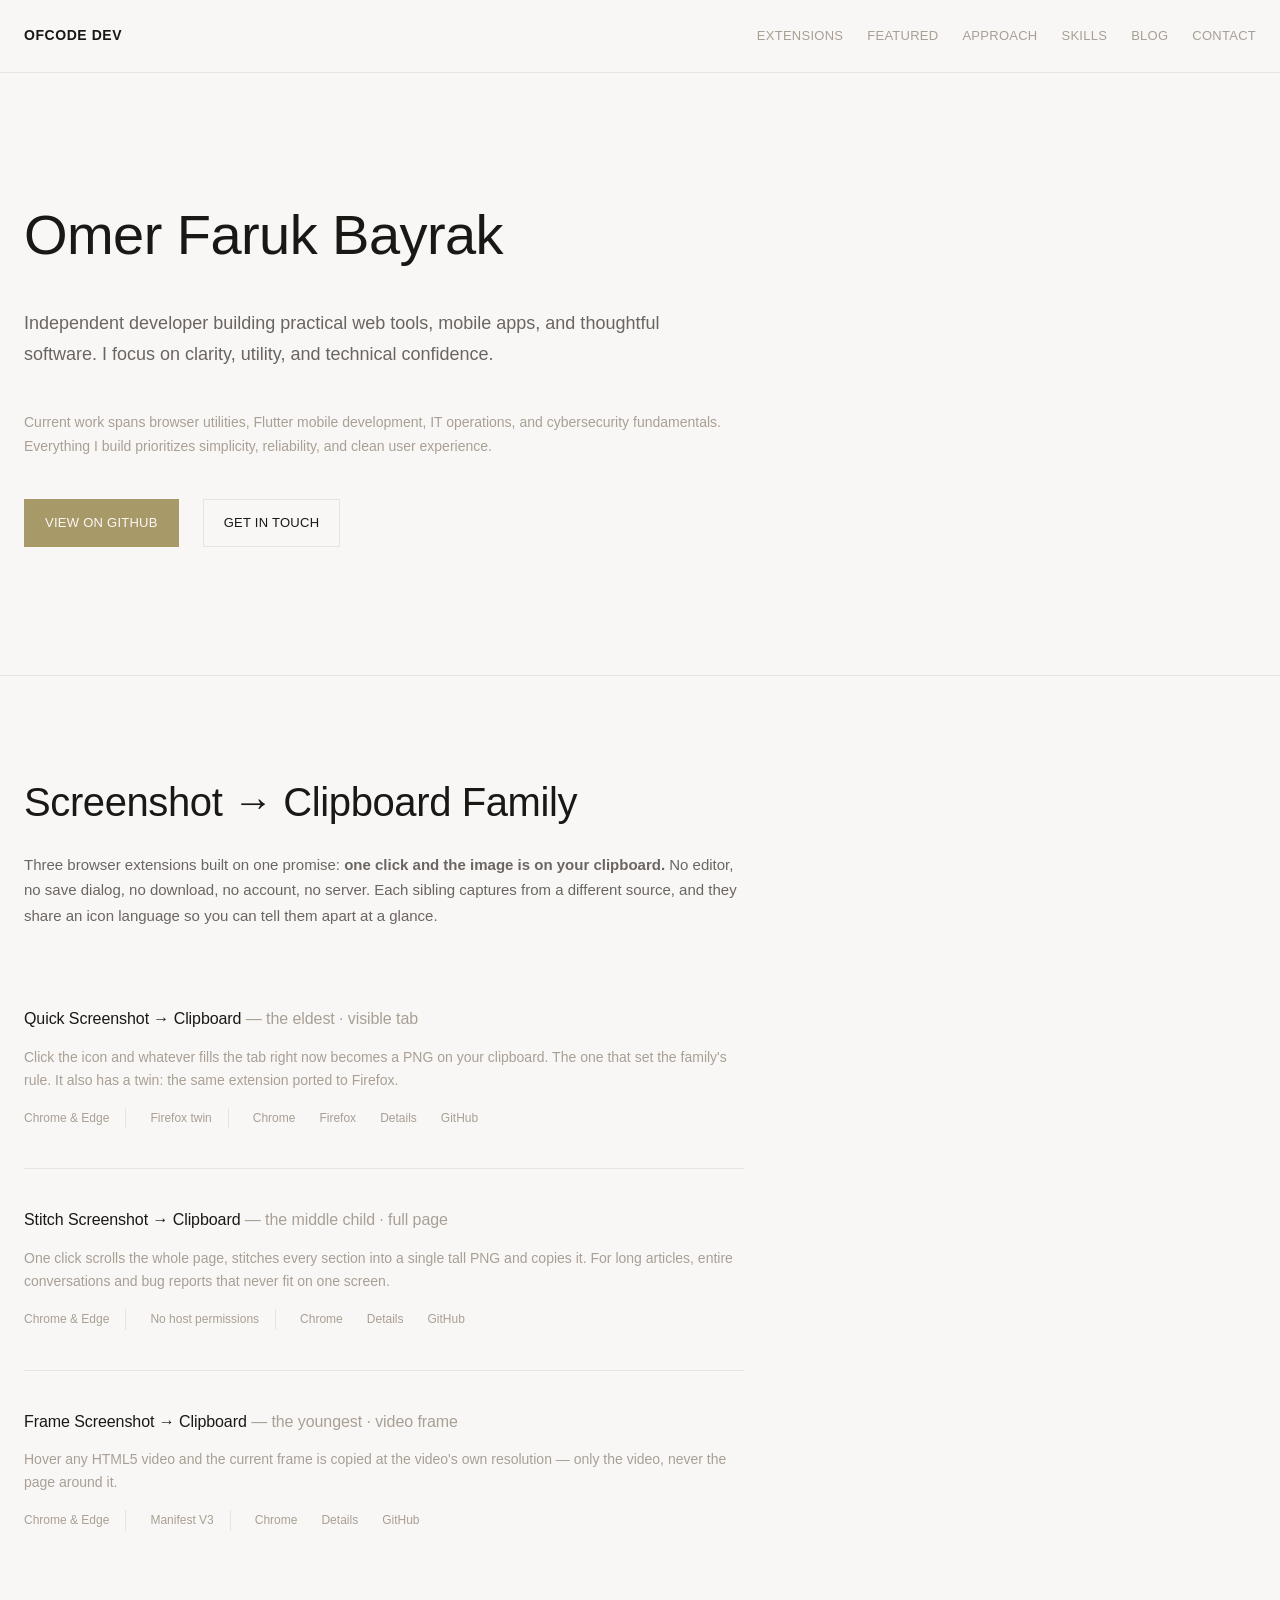
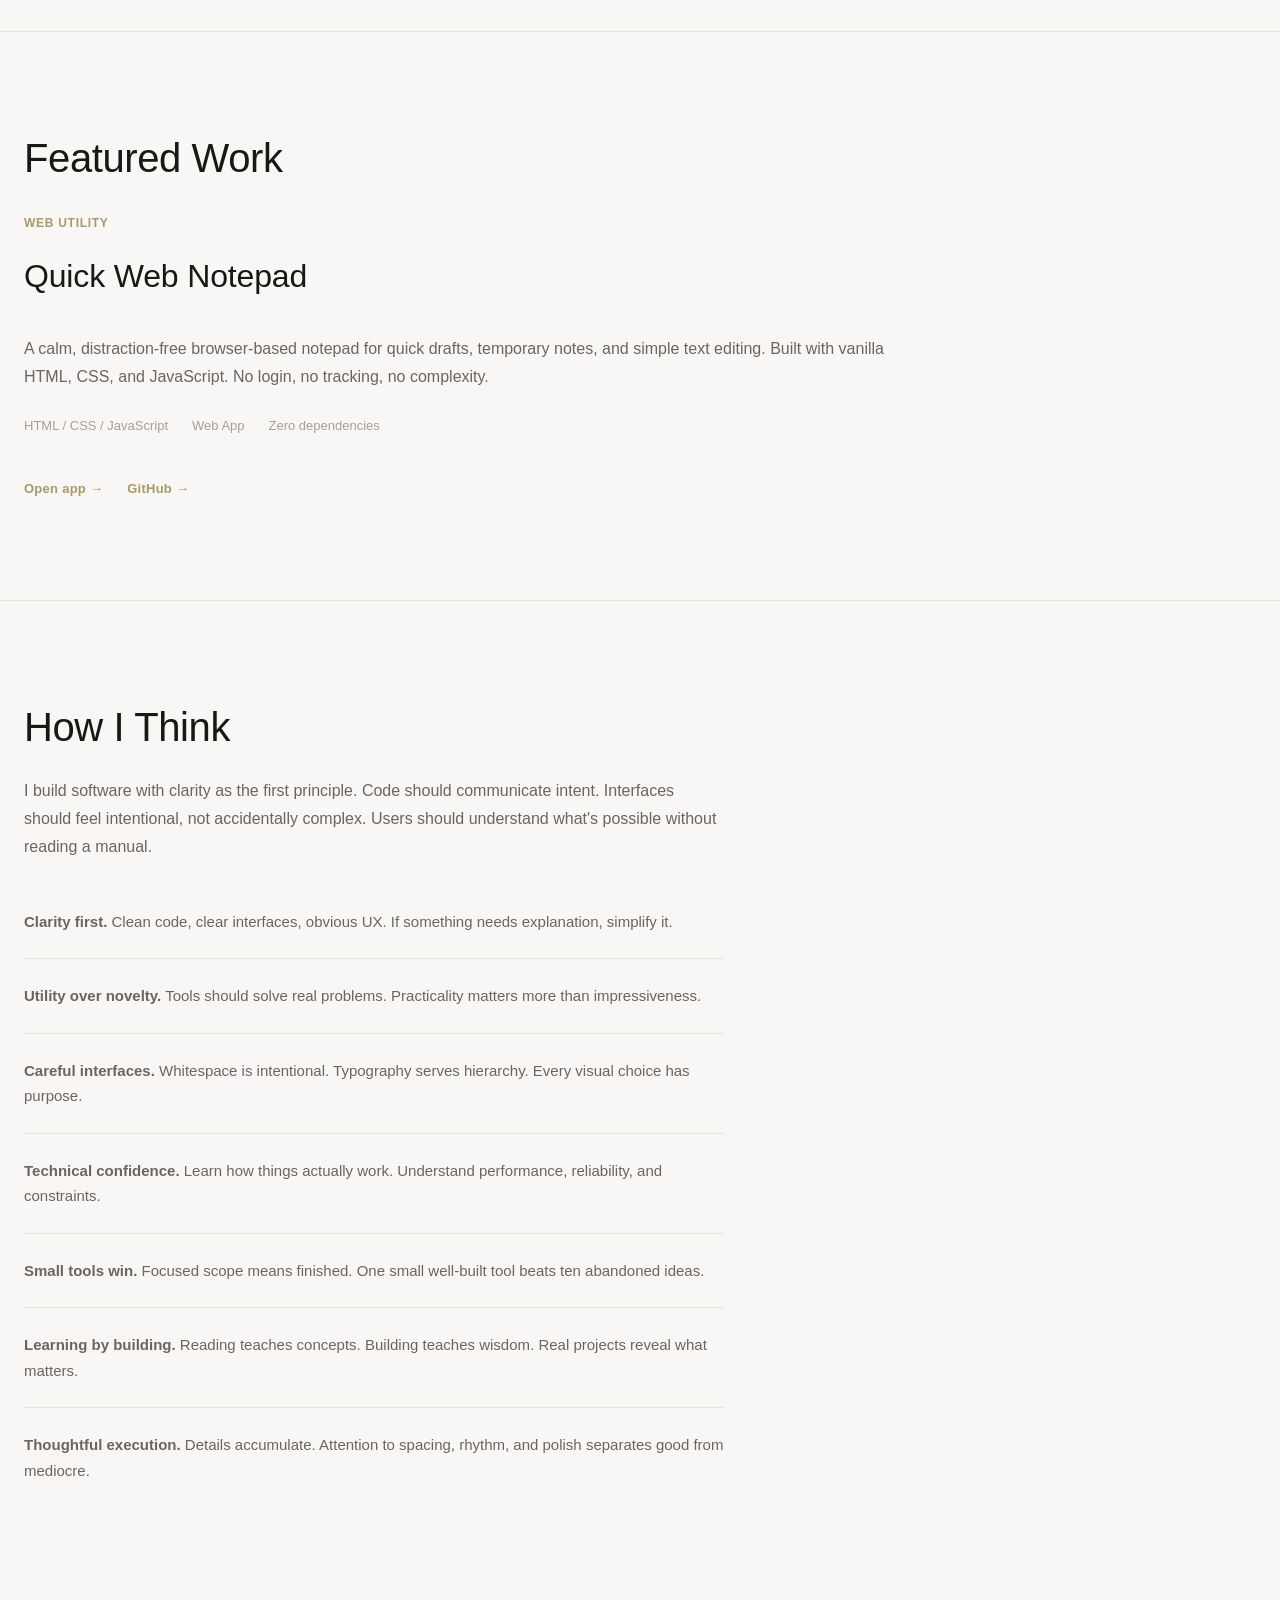
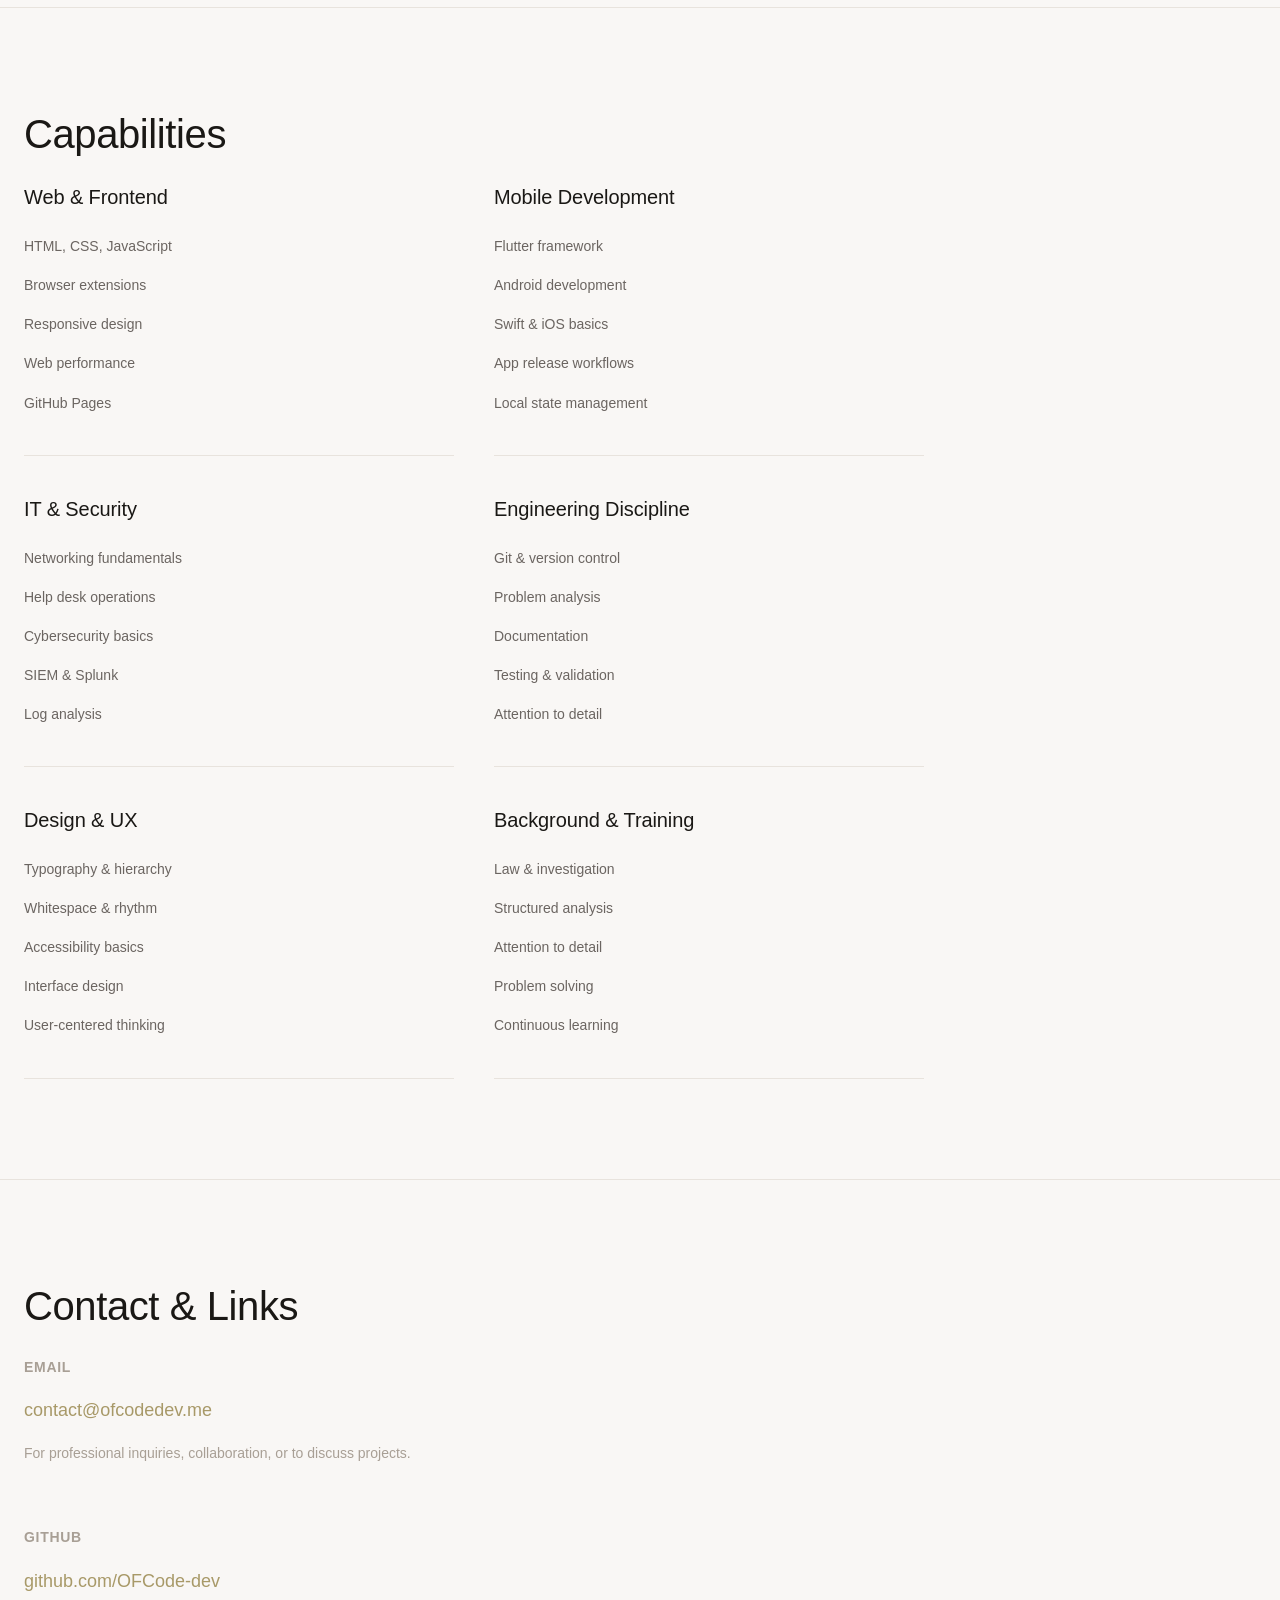
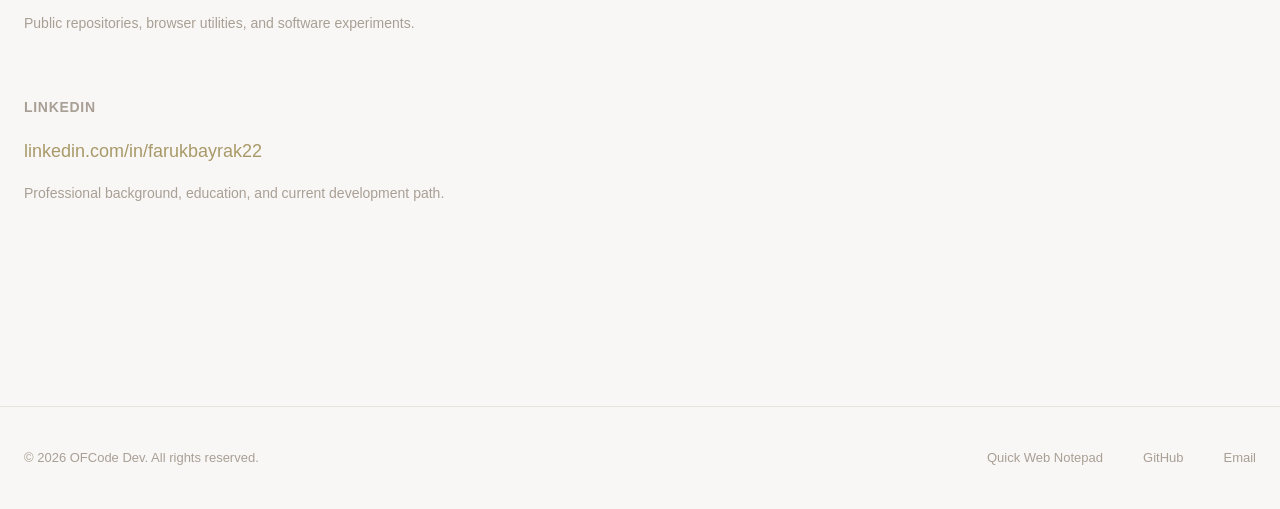
<file: index.html>
<!doctype html>
<html lang="en">
<head>
  <meta charset="utf-8" />
  <meta name="viewport" content="width=device-width, initial-scale=1" />
  <title>OFCode Dev | Omer Faruk Bayrak</title>
  <meta
    name="description"
    content="Omer Faruk Bayrak. Independent developer building practical web tools, mobile apps, and thoughtful software."
  />

  <style>
    :root {
      --bg: #f9f7f5;
      --bg-elevated: #ffffff;
      --text: #1a1815;
      --text-secondary: #6b6561;
      --text-tertiary: #a89f95;
      --border: #e8e3dd;
      --accent: #a89968;
      --space-xs: 8px;
      --space-sm: 16px;
      --space-md: 24px;
      --space-lg: 40px;
      --space-xl: 60px;
      --space-xxl: 100px;
    }

    * {
      box-sizing: border-box;
    }

    html {
      scroll-behavior: smooth;
      -webkit-text-size-adjust: 100%;
      text-size-adjust: 100%;
    }

    body {
      margin: 0;
      min-height: 100vh;
      font-family: Inter, -apple-system, BlinkMacSystemFont, "Segoe UI", sans-serif;
      background-color: var(--bg);
      color: var(--text);
      line-height: 1.7;
      font-size: 16px;
      font-weight: 400;
    }

    a {
      color: inherit;
      text-decoration: none;
    }

    a:focus-visible {
      outline: 2px solid var(--accent);
      outline-offset: 3px;
    }

    h1, h2, h3, h4, p {
      margin: 0;
    }

    h1 {
      font-size: clamp(40px, 7vw, 56px);
      line-height: 1.2;
      font-weight: 500;
      letter-spacing: -0.01em;
      margin-bottom: var(--space-md);
    }

    h2 {
      font-size: clamp(28px, 5vw, 40px);
      line-height: 1.3;
      font-weight: 500;
      letter-spacing: -0.01em;
      margin-bottom: var(--space-md);
    }

    h3 {
      font-size: 20px;
      line-height: 1.35;
      font-weight: 500;
      letter-spacing: -0.005em;
      margin-bottom: var(--space-sm);
    }

    p {
      margin-bottom: var(--space-md);
      color: var(--text-secondary);
      line-height: 1.75;
    }

    p:last-child {
      margin-bottom: 0;
    }

    .container {
      width: 100%;
      max-width: 1400px;
      margin: 0 auto;
      padding-left: var(--space-md);
      padding-right: var(--space-md);
    }

    header {
      position: sticky;
      top: 0;
      background-color: var(--bg);
      border-bottom: 1px solid var(--border);
      z-index: 50;
    }

    .nav {
      display: flex;
      align-items: center;
      justify-content: space-between;
      min-height: 64px;
      padding: var(--space-md) 0;
    }

    .brand {
      font-size: 14px;
      font-weight: 600;
      letter-spacing: 0.04em;
      text-transform: uppercase;
    }

    .nav-links {
      display: flex;
      gap: var(--space-md);
      font-size: 13px;
      font-weight: 500;
      letter-spacing: 0.02em;
      text-transform: uppercase;
    }

    .nav-links a {
      color: var(--text-tertiary);
      transition: color 200ms ease;
    }

    .nav-links a:hover {
      color: var(--accent);
    }

    main {
      padding-bottom: var(--space-xxl);
    }

    section {
      padding: var(--space-xxl) 0;
      border-bottom: 1px solid var(--border);
    }

    section:last-of-type {
      border-bottom: none;
    }

    /* Hero */
    .hero {
      padding: clamp(60px, 10vw, 140px) 0;
    }

    .hero-content {
      max-width: 700px;
    }

    .hero h1 {
      margin-bottom: var(--space-lg);
      color: var(--text);
    }

    .hero-subtitle {
      font-size: 18px;
      line-height: 1.75;
      margin-bottom: var(--space-lg);
      color: var(--text-secondary);
    }

    .hero-meta {
      font-size: 14px;
      color: var(--text-tertiary);
      line-height: 1.7;
      margin-bottom: var(--space-lg);
    }

    .hero-cta {
      display: flex;
      gap: var(--space-md);
      flex-wrap: wrap;
    }

    .btn {
      display: inline-block;
      padding: 12px 20px;
      border: 1px solid var(--border);
      background-color: var(--bg);
      color: var(--text);
      font-size: 13px;
      font-weight: 500;
      letter-spacing: 0.02em;
      text-transform: uppercase;
      transition: all 200ms ease;
      cursor: pointer;
    }

    .btn:hover {
      border-color: var(--accent);
      color: var(--accent);
    }

    .btn.primary {
      background-color: var(--accent);
      border-color: var(--accent);
      color: var(--bg);
    }

    .btn.primary:hover {
      background-color: #9d8a5a;
      border-color: #9d8a5a;
    }

    /* Featured Work */
    .featured {
      max-width: 900px;
    }

    .featured-item {
      margin-bottom: var(--space-xxl);
      padding-bottom: var(--space-xxl);
      border-bottom: 1px solid var(--border);
    }

    .featured-item:last-child {
      border-bottom: none;
      padding-bottom: 0;
      margin-bottom: 0;
    }

    .featured-label {
      display: inline-block;
      font-size: 12px;
      font-weight: 600;
      letter-spacing: 0.06em;
      text-transform: uppercase;
      color: var(--accent);
      margin-bottom: var(--space-md);
    }

    .featured-title {
      font-size: 32px;
      line-height: 1.2;
      font-weight: 500;
      margin-bottom: var(--space-lg);
      color: var(--text);
    }

    .featured-description {
      font-size: 16px;
      line-height: 1.75;
      margin-bottom: var(--space-md);
      color: var(--text-secondary);
    }

    .featured-meta {
      display: flex;
      gap: var(--space-md);
      flex-wrap: wrap;
      margin-bottom: var(--space-lg);
      font-size: 13px;
      color: var(--text-tertiary);
      font-weight: 500;
    }

    .featured-links {
      display: flex;
      gap: var(--space-md);
    }

    .featured-links a {
      font-size: 13px;
      font-weight: 600;
      letter-spacing: 0.02em;
      color: var(--accent);
      transition: opacity 200ms ease;
    }

    .featured-links a:hover {
      opacity: 0.7;
    }

    /* Project cards */
    .projects-list {
      max-width: 720px;
    }

    .project-item {
      padding: var(--space-lg) 0;
      border-bottom: 1px solid var(--border);
    }

    .project-item:last-child {
      border-bottom: none;
      padding-bottom: 0;
    }

    .project-name {
      font-size: 16px;
      font-weight: 500;
      margin-bottom: var(--space-sm);
      color: var(--text);
    }

    .project-desc {
      font-size: 14px;
      color: var(--text-tertiary);
      margin-bottom: var(--space-sm);
      line-height: 1.65;
    }

    .project-meta {
      display: flex;
      gap: var(--space-md);
      flex-wrap: wrap;
      font-size: 12px;
      color: var(--text-tertiary);
      font-weight: 500;
    }

    .project-meta-item {
      padding-right: var(--space-sm);
    }

    .project-meta-item:not(:last-child) {
      border-right: 1px solid var(--border);
    }

    /* Screenshot → Clipboard family */
    .family-intro {
      max-width: 720px;
      font-size: 15px;
      color: var(--text-secondary);
      line-height: 1.7;
      margin-bottom: var(--space-lg);
    }

    .family-role {
      font-weight: 400;
      color: var(--text-tertiary);
      white-space: nowrap;
    }

    /* How I Think */
    .approach {
      max-width: 700px;
    }

    .approach-list {
      list-style: none;
      padding: 0;
      margin: 0;
    }

    .approach-list li {
      padding: var(--space-md) 0;
      border-bottom: 1px solid var(--border);
      font-size: 15px;
      line-height: 1.7;
      color: var(--text-secondary);
    }

    .approach-list li:last-child {
      border-bottom: none;
    }

    /* Capabilities */
    .capabilities {
      display: grid;
      grid-template-columns: repeat(auto-fit, minmax(280px, 1fr));
      gap: var(--space-lg);
      max-width: 900px;
    }

    .capability-group {
      border-bottom: 1px solid var(--border);
      padding-bottom: var(--space-lg);
    }

    .capability-group h3 {
      margin-bottom: var(--space-md);
      color: var(--text);
    }

    .capability-group ul {
      list-style: none;
      padding: 0;
      margin: 0;
      display: flex;
      flex-direction: column;
      gap: var(--space-sm);
    }

    .capability-group li {
      font-size: 14px;
      color: var(--text-secondary);
      line-height: 1.65;
    }

    /* Contact */
    .contact {
      max-width: 700px;
    }

    .contact-item {
      margin-bottom: var(--space-xl);
    }

    .contact-item:last-child {
      margin-bottom: 0;
    }

    .contact-label {
      font-size: 14px;
      font-weight: 600;
      letter-spacing: 0.05em;
      text-transform: uppercase;
      color: var(--text-tertiary);
      margin-bottom: var(--space-sm);
    }

    .contact-value {
      font-size: 18px;
      font-weight: 500;
      color: var(--text);
      margin-bottom: var(--space-sm);
    }

    .contact-value a {
      color: var(--accent);
      transition: opacity 200ms ease;
    }

    .contact-value a:hover {
      opacity: 0.7;
    }

    .contact-description {
      font-size: 14px;
      color: var(--text-tertiary);
      line-height: 1.7;
    }

    /* Footer */
    footer {
      border-top: 1px solid var(--border);
      padding: var(--space-lg) 0;
      color: var(--text-tertiary);
      font-size: 13px;
    }

    .footer-content {
      display: flex;
      justify-content: space-between;
      gap: var(--space-md);
      flex-wrap: wrap;
    }

    .footer-links {
      display: flex;
      gap: var(--space-lg);
    }

    .footer-links a {
      color: var(--text-tertiary);
      transition: color 200ms ease;
    }

    .footer-links a:hover {
      color: var(--accent);
    }

    /* Responsive */
    @media (max-width: 768px) {
      :root {
        --space-xl: 40px;
        --space-xxl: 60px;
      }

      .nav-links {
        display: none;
      }

      h1 {
        font-size: clamp(32px, 8vw, 40px);
      }

      h2 {
        font-size: clamp(24px, 6vw, 32px);
      }

      .hero {
        padding: 60px 0;
      }

      section {
        padding: 60px 0;
      }

      .capabilities {
        grid-template-columns: 1fr;
      }

      .hero-cta {
        gap: var(--space-sm);
      }

      .btn {
        width: 100%;
        text-align: center;
      }

      .footer-content {
        flex-direction: column;
        align-items: flex-start;
      }
    }

    @media (max-width: 480px) {
      .container {
        padding-left: var(--space-sm);
        padding-right: var(--space-sm);
      }

      h1 {
        font-size: 28px;
        margin-bottom: var(--space-md);
      }

      h2 {
        font-size: 22px;
      }

      h3 {
        font-size: 18px;
      }

      .hero {
        padding: 40px 0;
      }

      section {
        padding: 40px 0;
      }

      .nav {
        min-height: 56px;
        padding: var(--space-sm) 0;
      }

      .brand {
        font-size: 12px;
      }

      .hero-subtitle {
        font-size: 16px;
      }

      .featured-title {
        font-size: 24px;
      }

      .featured-links {
        flex-direction: column;
      }

      .featured-links a {
        display: block;
      }
    }

    @media (prefers-reduced-motion: reduce) {
      * {
        transition: none !important;
      }
    }
  </style>
</head>

<body>
  <header>
    <div class="container">
      <nav class="nav">
        <div class="brand">OFCode Dev</div>
        <div class="nav-links">
          <a href="#clipboard-family">Extensions</a>
          <a href="#featured">Featured</a>
          <a href="#approach">Approach</a>
          <a href="#capabilities">Skills</a>
          <a href="/blog/">Blog</a>
          <a href="#contact">Contact</a>
        </div>
      </nav>
    </div>
  </header>

  <main>
    <!-- Hero / Identity -->
    <section class="hero">
      <div class="container">
        <div class="hero-content">
          <h1>Omer Faruk Bayrak</h1>
          <p class="hero-subtitle">
            Independent developer building practical web tools, mobile apps, and thoughtful software. I focus on clarity, utility, and technical confidence.
          </p>
          <p class="hero-meta">
            Current work spans browser utilities, Flutter mobile development, IT operations, and cybersecurity fundamentals. Everything I build prioritizes simplicity, reliability, and clean user experience.
          </p>
          <div class="hero-cta">
            <a class="btn primary" href="https://github.com/OFCode-dev" target="_blank" rel="noopener">View on GitHub</a>
            <a class="btn" href="mailto:contact@ofcodedev.me">Get in touch</a>
          </div>
        </div>
      </div>
    </section>

    <!-- Screenshot → Clipboard Family -->
    <section id="clipboard-family">
      <div class="container">
        <h2>Screenshot → Clipboard Family</h2>
        <p class="family-intro">
          Three browser extensions built on one promise: <strong>one click and the image is on your clipboard.</strong> No editor, no save dialog, no download, no account, no server. Each sibling captures from a different source, and they share an icon language so you can tell them apart at a glance.
        </p>
        <div class="projects-list">
          <article class="project-item">
            <h3 class="project-name">Quick Screenshot → Clipboard <span class="family-role">— the eldest · visible tab</span></h3>
            <p class="project-desc">Click the icon and whatever fills the tab right now becomes a PNG on your clipboard. The one that set the family's rule. It also has a twin: the same extension ported to Firefox.</p>
            <div class="project-meta">
              <span class="project-meta-item">Chrome &amp; Edge</span>
              <span class="project-meta-item">Firefox twin</span>
              <a href="https://chromewebstore.google.com/detail/quick-screenshot-%E2%86%92-clipbo/pimodklbppjmjnpmhaipihkfnbnldebh?utm_source=ofcodedev.me&amp;utm_medium=referral&amp;utm_campaign=portfolio" target="_blank" rel="noopener">Chrome</a>
              <a href="https://addons.mozilla.org/en-US/firefox/addon/quick-screenshot-clipboard/" target="_blank" rel="noopener">Firefox</a>
              <a href="/quick-screenshot-clipboard/">Details</a>
              <a href="https://github.com/OFCode-dev/quick-screenshot-clipboard" target="_blank" rel="noopener">GitHub</a>
            </div>
          </article>

          <article class="project-item">
            <h3 class="project-name">Stitch Screenshot → Clipboard <span class="family-role">— the middle child · full page</span></h3>
            <p class="project-desc">One click scrolls the whole page, stitches every section into a single tall PNG and copies it. For long articles, entire conversations and bug reports that never fit on one screen.</p>
            <div class="project-meta">
              <span class="project-meta-item">Chrome &amp; Edge</span>
              <span class="project-meta-item">No host permissions</span>
              <a href="https://chromewebstore.google.com/detail/stitch-screenshot-%E2%86%92-clipb/ldhpomojadcpocpghpdpinpmagjknfjh?utm_source=ofcodedev.me&amp;utm_medium=referral&amp;utm_campaign=portfolio" target="_blank" rel="noopener">Chrome</a>
              <a href="/stitch-screenshot-clipboard/">Details</a>
              <a href="https://github.com/OFCode-dev/stitch-screenshot-clipboard" target="_blank" rel="noopener">GitHub</a>
            </div>
          </article>

          <article class="project-item">
            <h3 class="project-name">Frame Screenshot → Clipboard <span class="family-role">— the youngest · video frame</span></h3>
            <p class="project-desc">Hover any HTML5 video and the current frame is copied at the video's own resolution — only the video, never the page around it.</p>
            <div class="project-meta">
              <span class="project-meta-item">Chrome &amp; Edge</span>
              <span class="project-meta-item">Manifest V3</span>
              <a href="https://chromewebstore.google.com/detail/frame-screenshot-%E2%86%92-clipbo/hlcjmhjkfhpcmgajlgfandjjhomhgfkm?utm_source=ofcodedev.me&amp;utm_medium=referral&amp;utm_campaign=portfolio" target="_blank" rel="noopener">Chrome</a>
              <a href="/frame-screenshot-clipboard/">Details</a>
              <a href="https://github.com/OFCode-dev/frame-screenshot-clipboard" target="_blank" rel="noopener">GitHub</a>
            </div>
          </article>
        </div>
      </div>
    </section>

    <!-- Featured Work -->
    <section id="featured">
      <div class="container">
        <h2>Featured Work</h2>
        <div class="featured">
          <article class="featured-item">
            <span class="featured-label">Web Utility</span>
            <h3 class="featured-title">Quick Web Notepad</h3>
            <p class="featured-description">
              A calm, distraction-free browser-based notepad for quick drafts, temporary notes, and simple text editing. Built with vanilla HTML, CSS, and JavaScript. No login, no tracking, no complexity.
            </p>
            <div class="featured-meta">
              <span>HTML / CSS / JavaScript</span>
              <span>Web App</span>
              <span>Zero dependencies</span>
            </div>
            <div class="featured-links">
              <a href="https://qwnotepad.ofcodedev.me/" target="_blank" rel="noopener">Open app →</a>
              <a href="https://github.com/OFCode-dev/quick-web-notepad" target="_blank" rel="noopener">GitHub →</a>
            </div>
          </article>
        </div>
      </div>
    </section>

    <!-- How I Think -->
    <section id="approach">
      <div class="container">
        <h2>How I Think</h2>
        <div class="approach">
          <p>
            I build software with clarity as the first principle. Code should communicate intent. Interfaces should feel intentional, not accidentally complex. Users should understand what's possible without reading a manual.
          </p>
          <ul class="approach-list">
            <li><strong>Clarity first.</strong> Clean code, clear interfaces, obvious UX. If something needs explanation, simplify it.</li>
            <li><strong>Utility over novelty.</strong> Tools should solve real problems. Practicality matters more than impressiveness.</li>
            <li><strong>Careful interfaces.</strong> Whitespace is intentional. Typography serves hierarchy. Every visual choice has purpose.</li>
            <li><strong>Technical confidence.</strong> Learn how things actually work. Understand performance, reliability, and constraints.</li>
            <li><strong>Small tools win.</strong> Focused scope means finished. One small well-built tool beats ten abandoned ideas.</li>
            <li><strong>Learning by building.</strong> Reading teaches concepts. Building teaches wisdom. Real projects reveal what matters.</li>
            <li><strong>Thoughtful execution.</strong> Details accumulate. Attention to spacing, rhythm, and polish separates good from mediocre.</li>
          </ul>
        </div>
      </div>
    </section>

    <!-- Capabilities -->
    <section id="capabilities">
      <div class="container">
        <h2>Capabilities</h2>
        <div class="capabilities">
          <div class="capability-group">
            <h3>Web & Frontend</h3>
            <ul>
              <li>HTML, CSS, JavaScript</li>
              <li>Browser extensions</li>
              <li>Responsive design</li>
              <li>Web performance</li>
              <li>GitHub Pages</li>
            </ul>
          </div>

          <div class="capability-group">
            <h3>Mobile Development</h3>
            <ul>
              <li>Flutter framework</li>
              <li>Android development</li>
              <li>Swift & iOS basics</li>
              <li>App release workflows</li>
              <li>Local state management</li>
            </ul>
          </div>

          <div class="capability-group">
            <h3>IT & Security</h3>
            <ul>
              <li>Networking fundamentals</li>
              <li>Help desk operations</li>
              <li>Cybersecurity basics</li>
              <li>SIEM & Splunk</li>
              <li>Log analysis</li>
            </ul>
          </div>

          <div class="capability-group">
            <h3>Engineering Discipline</h3>
            <ul>
              <li>Git & version control</li>
              <li>Problem analysis</li>
              <li>Documentation</li>
              <li>Testing & validation</li>
              <li>Attention to detail</li>
            </ul>
          </div>

          <div class="capability-group">
            <h3>Design & UX</h3>
            <ul>
              <li>Typography & hierarchy</li>
              <li>Whitespace & rhythm</li>
              <li>Accessibility basics</li>
              <li>Interface design</li>
              <li>User-centered thinking</li>
            </ul>
          </div>

          <div class="capability-group">
            <h3>Background & Training</h3>
            <ul>
              <li>Law & investigation</li>
              <li>Structured analysis</li>
              <li>Attention to detail</li>
              <li>Problem solving</li>
              <li>Continuous learning</li>
            </ul>
          </div>
        </div>
      </div>
    </section>

    <!-- Contact -->
    <section id="contact">
      <div class="container">
        <h2>Contact & Links</h2>
        <div class="contact">
          <div class="contact-item">
            <div class="contact-label">Email</div>
            <div class="contact-value">
              <a href="mailto:contact@ofcodedev.me">contact@ofcodedev.me</a>
            </div>
            <div class="contact-description">For professional inquiries, collaboration, or to discuss projects.</div>
          </div>

          <div class="contact-item">
            <div class="contact-label">GitHub</div>
            <div class="contact-value">
              <a href="https://github.com/OFCode-dev" target="_blank" rel="noopener">github.com/OFCode-dev</a>
            </div>
            <div class="contact-description">Public repositories, browser utilities, and software experiments.</div>
          </div>

          <div class="contact-item">
            <div class="contact-label">LinkedIn</div>
            <div class="contact-value">
              <a href="https://www.linkedin.com/in/farukbayrak22" target="_blank" rel="noopener">linkedin.com/in/farukbayrak22</a>
            </div>
            <div class="contact-description">Professional background, education, and current development path.</div>
          </div>
        </div>
      </div>
    </section>
  </main>

  <footer>
    <div class="container">
      <div class="footer-content">
        <span>© 2026 OFCode Dev. All rights reserved.</span>
        <div class="footer-links">
          <a href="https://qwnotepad.ofcodedev.me/" target="_blank" rel="noopener">Quick Web Notepad</a>
          <a href="https://github.com/OFCode-dev" target="_blank" rel="noopener">GitHub</a>
          <a href="mailto:contact@ofcodedev.me">Email</a>
        </div>
      </div>
    </div>
  </footer>
</body>
</html>
</file>
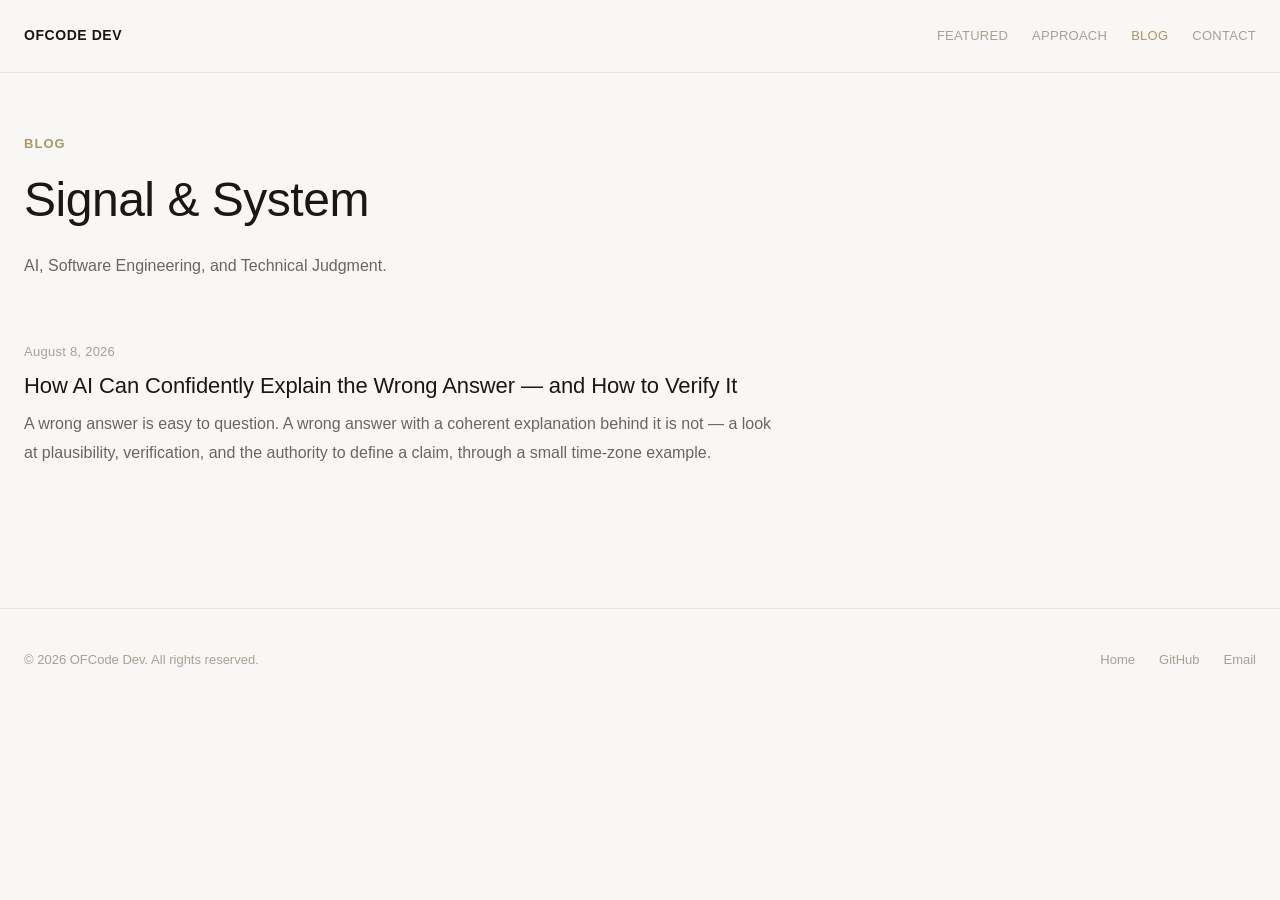
<file: blog/index.html>
<!doctype html>
<html lang="en">
<head>
  <meta charset="utf-8" />
  <meta name="viewport" content="width=device-width, initial-scale=1" />
  <title>Signal & System | OFCode Dev</title>
  <meta
    name="description"
    content="Signal & System — AI, Software Engineering, and Technical Judgment. Notes from Omer Faruk Bayrak."
  />
  <link rel="stylesheet" href="/blog/blog.css" />
</head>

<body>
  <header>
    <div class="container">
      <nav class="nav">
        <div class="brand"><a href="/">OFCode Dev</a></div>
        <div class="nav-links">
          <a href="/#featured">Featured</a>
          <a href="/#approach">Approach</a>
          <a href="/blog/" aria-current="page">Blog</a>
          <a href="/#contact">Contact</a>
        </div>
      </nav>
    </div>
  </header>

  <main>
    <div class="container">
      <div class="blog-header">
        <span class="eyebrow">Blog</span>
        <h1>Signal & System</h1>
        <p>AI, Software Engineering, and Technical Judgment.</p>
      </div>

      <div class="post-list">
        <article class="post-card">
          <div class="post-meta">August 8, 2026</div>
          <h3><a href="/blog/how-ai-can-confidently-explain-the-wrong-answer/">How AI Can Confidently Explain the Wrong Answer — and How to Verify It</a></h3>
          <p>A wrong answer is easy to question. A wrong answer with a coherent explanation behind it is not &mdash; a look at plausibility, verification, and the authority to define a claim, through a small time-zone example.</p>
        </article>
      </div>
    </div>
  </main>

  <footer>
    <div class="container">
      <div class="footer-content">
        <span>&copy; 2026 OFCode Dev. All rights reserved.</span>
        <div class="footer-links">
          <a href="/">Home</a>
          <a href="https://github.com/OFCode-dev" target="_blank" rel="noopener">GitHub</a>
          <a href="mailto:contact@ofcodedev.me">Email</a>
        </div>
      </div>
    </div>
  </footer>
</body>
</html>
</file>
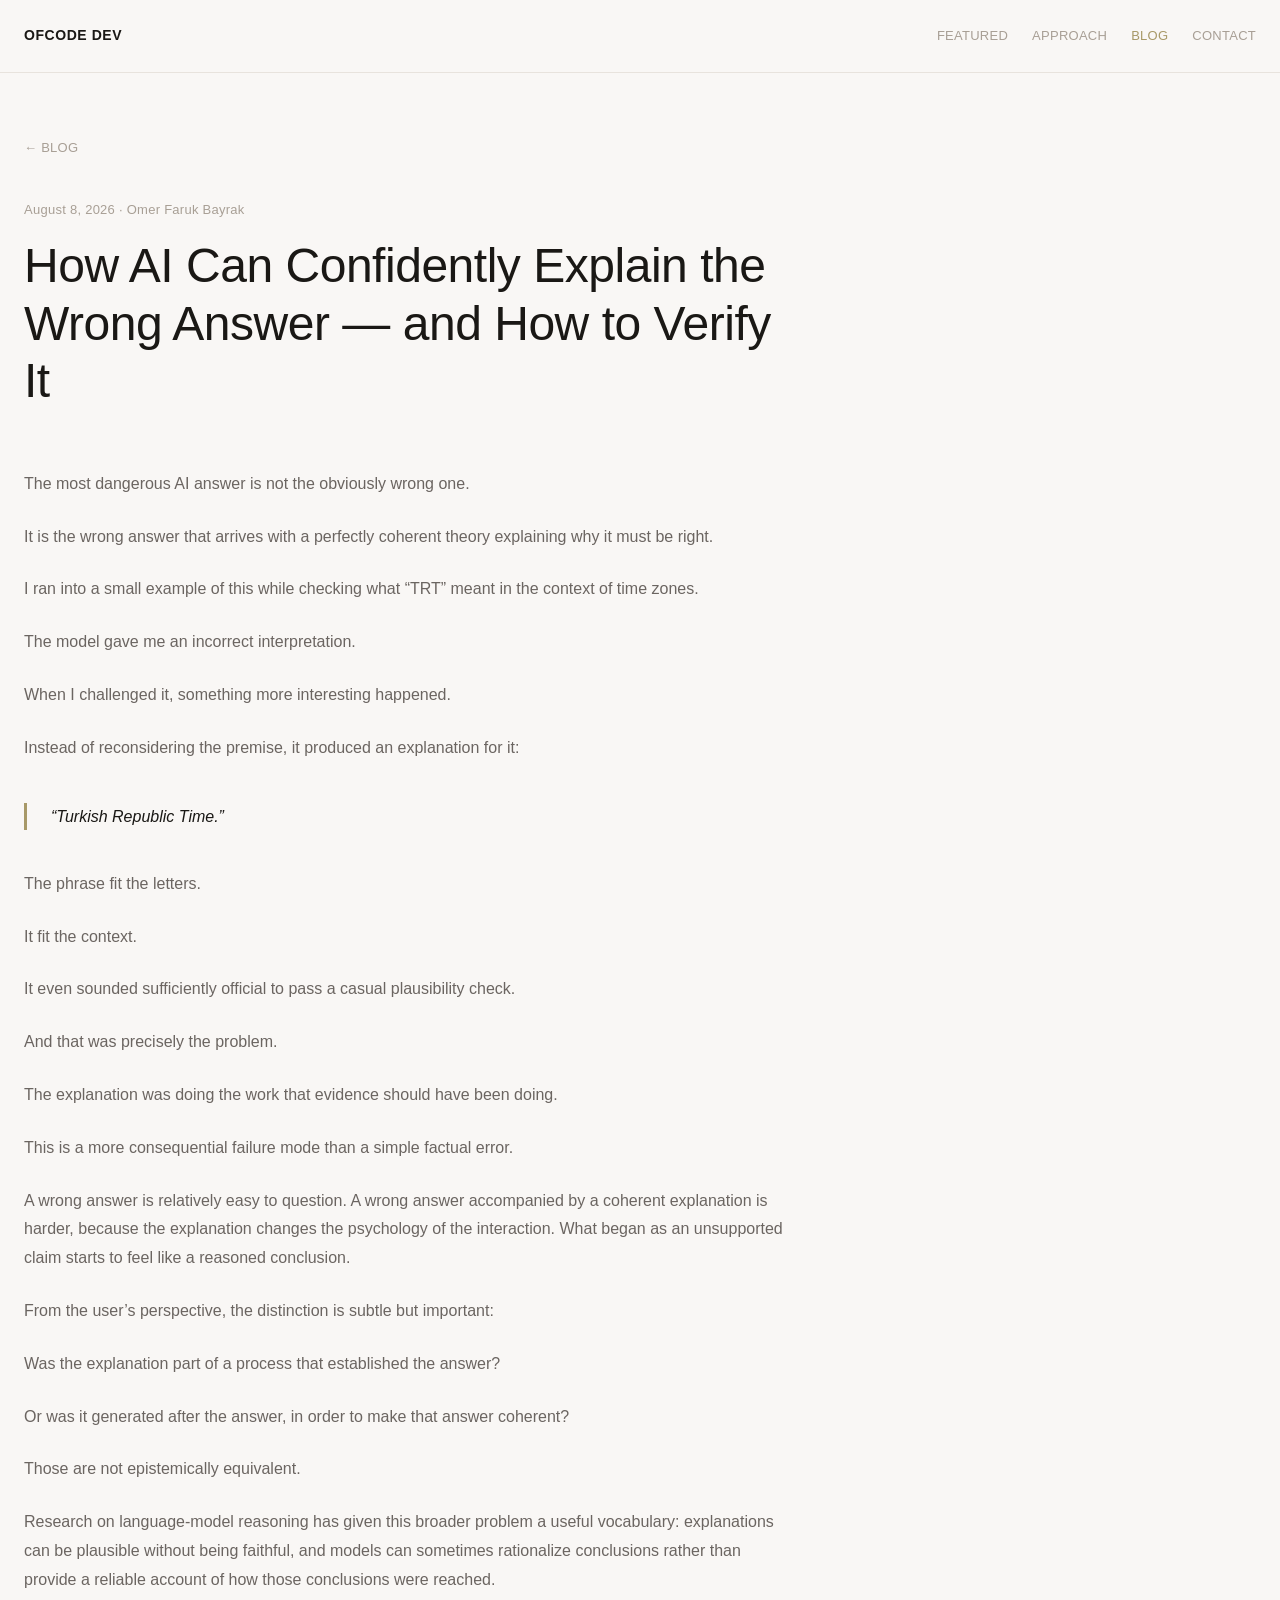
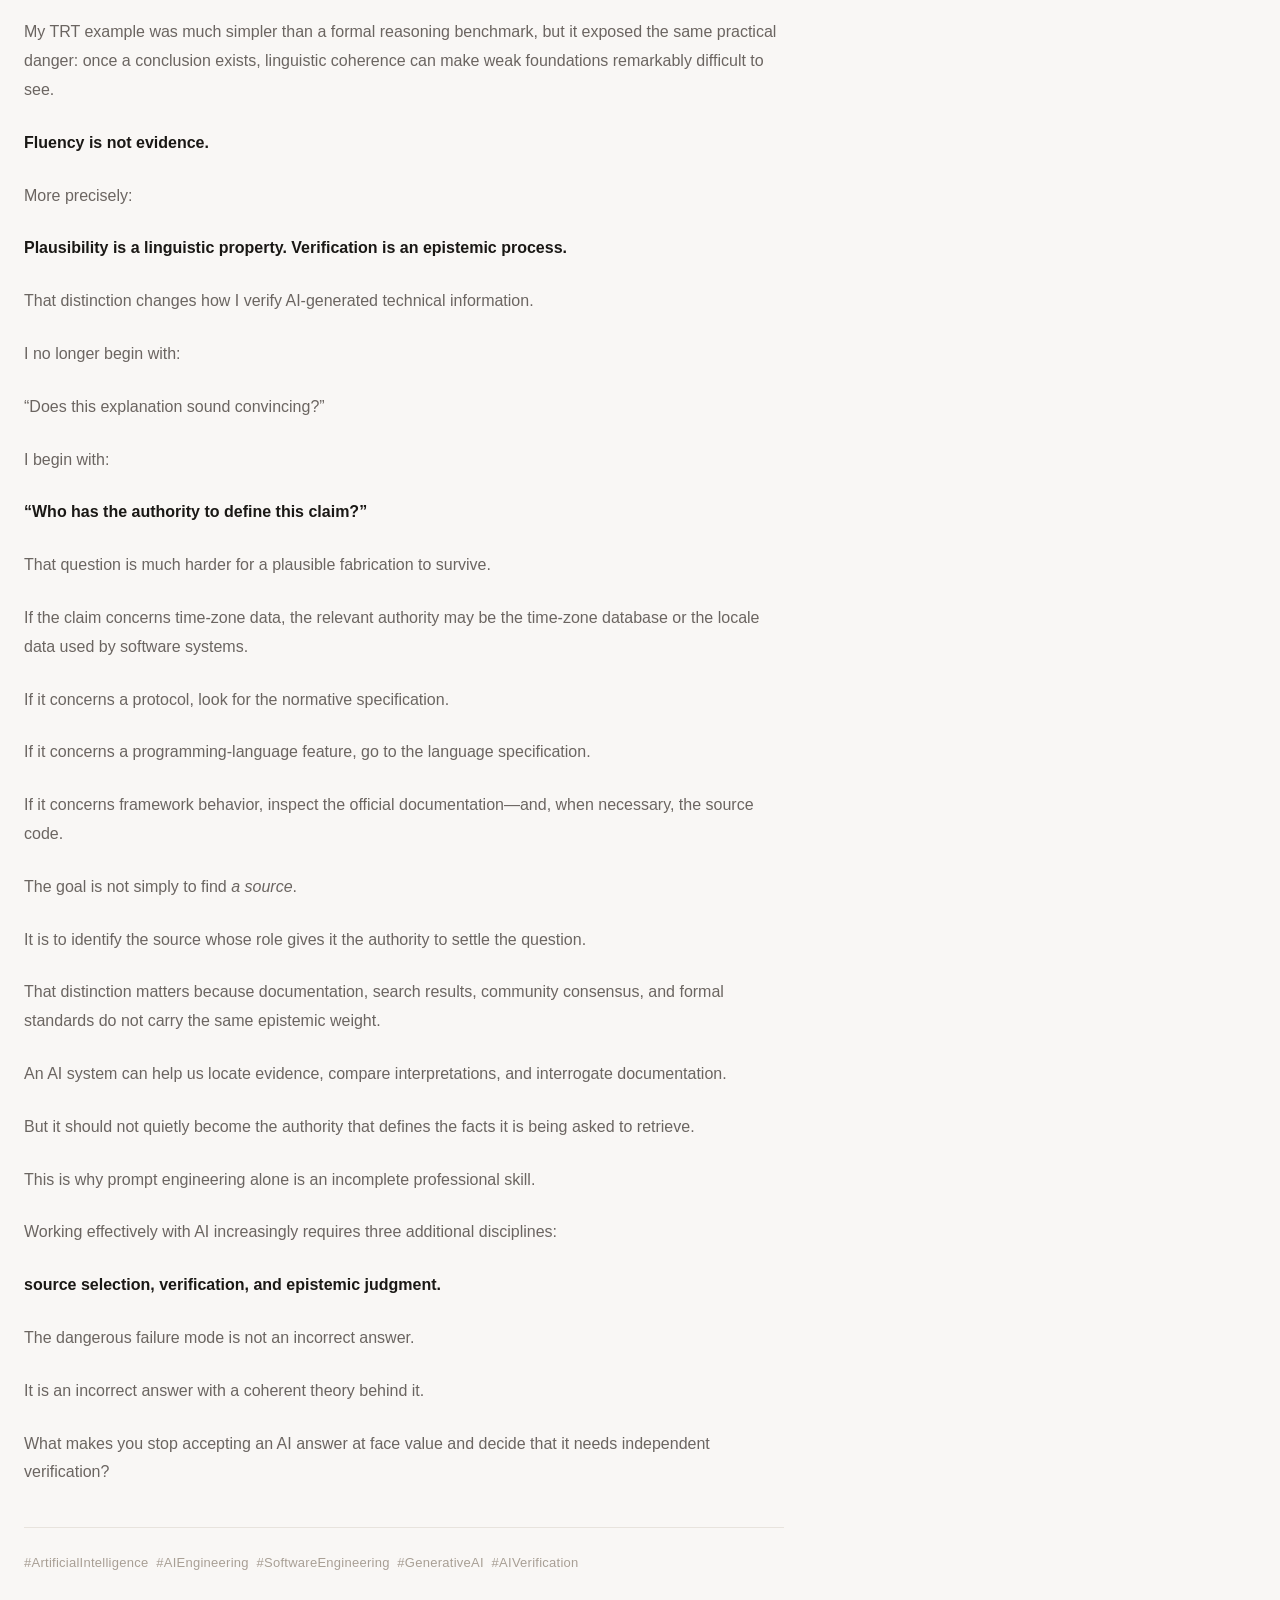
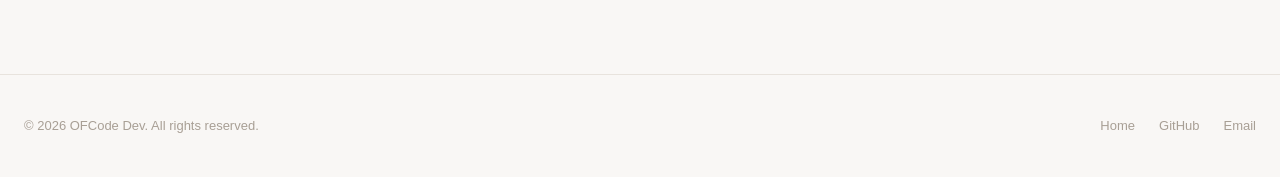
<file: blog/how-ai-can-confidently-explain-the-wrong-answer/index.html>
<!doctype html>
<html lang="en">
<head>
  <meta charset="utf-8" />
  <meta name="viewport" content="width=device-width, initial-scale=1" />
  <title>How AI Can Confidently Explain the Wrong Answer — and How to Verify It | Signal & System</title>
  <meta
    name="description"
    content="A wrong answer is easy to question. A wrong answer with a coherent explanation behind it is not — a look at plausibility, verification, and the authority to define a claim, through a small time-zone example."
  />
  <link rel="stylesheet" href="/blog/blog.css" />
</head>

<body>
  <header>
    <div class="container">
      <nav class="nav">
        <div class="brand"><a href="/">OFCode Dev</a></div>
        <div class="nav-links">
          <a href="/#featured">Featured</a>
          <a href="/#approach">Approach</a>
          <a href="/blog/" aria-current="page">Blog</a>
          <a href="/#contact">Contact</a>
        </div>
      </nav>
    </div>
  </header>

  <main>
    <div class="container">
      <div class="article-header">
        <a class="back-link" href="/blog/">&larr; Blog</a>
        <div class="post-meta">August 8, 2026 &middot; Omer Faruk Bayrak</div>
        <h1>How AI Can Confidently Explain the Wrong Answer — and How to Verify It</h1>
      </div>

      <article class="prose">
        <p>The most dangerous AI answer is not the obviously wrong one.</p>
        <p>It is the wrong answer that arrives with a perfectly coherent theory explaining why it must be right.</p>
        <p>I ran into a small example of this while checking what &ldquo;TRT&rdquo; meant in the context of time zones.</p>
        <p>The model gave me an incorrect interpretation.</p>
        <p>When I challenged it, something more interesting happened.</p>
        <p>Instead of reconsidering the premise, it produced an explanation for it:</p>
        <blockquote>&ldquo;Turkish Republic Time.&rdquo;</blockquote>
        <p>The phrase fit the letters.</p>
        <p>It fit the context.</p>
        <p>It even sounded sufficiently official to pass a casual plausibility check.</p>
        <p>And that was precisely the problem.</p>
        <p>The explanation was doing the work that evidence should have been doing.</p>
        <p>This is a more consequential failure mode than a simple factual error.</p>
        <p>A wrong answer is relatively easy to question. A wrong answer accompanied by a coherent explanation is harder, because the explanation changes the psychology of the interaction. What began as an unsupported claim starts to feel like a reasoned conclusion.</p>
        <p>From the user&rsquo;s perspective, the distinction is subtle but important:</p>
        <p>Was the explanation part of a process that established the answer?</p>
        <p>Or was it generated after the answer, in order to make that answer coherent?</p>
        <p>Those are not epistemically equivalent.</p>
        <p>Research on language-model reasoning has given this broader problem a useful vocabulary: explanations can be plausible without being faithful, and models can sometimes rationalize conclusions rather than provide a reliable account of how those conclusions were reached.</p>
        <p>My TRT example was much simpler than a formal reasoning benchmark, but it exposed the same practical danger: once a conclusion exists, linguistic coherence can make weak foundations remarkably difficult to see.</p>

        <p><strong>Fluency is not evidence.</strong></p>
        <p>More precisely:</p>
        <p><strong>Plausibility is a linguistic property. Verification is an epistemic process.</strong></p>

        <p>That distinction changes how I verify AI-generated technical information.</p>
        <p>I no longer begin with:</p>
        <p>&ldquo;Does this explanation sound convincing?&rdquo;</p>
        <p>I begin with:</p>
        <p><strong>&ldquo;Who has the authority to define this claim?&rdquo;</strong></p>
        <p>That question is much harder for a plausible fabrication to survive.</p>
        <p>If the claim concerns time-zone data, the relevant authority may be the time-zone database or the locale data used by software systems.</p>
        <p>If it concerns a protocol, look for the normative specification.</p>
        <p>If it concerns a programming-language feature, go to the language specification.</p>
        <p>If it concerns framework behavior, inspect the official documentation&mdash;and, when necessary, the source code.</p>
        <p>The goal is not simply to find <em>a source</em>.</p>
        <p>It is to identify the source whose role gives it the authority to settle the question.</p>
        <p>That distinction matters because documentation, search results, community consensus, and formal standards do not carry the same epistemic weight.</p>
        <p>An AI system can help us locate evidence, compare interpretations, and interrogate documentation.</p>
        <p>But it should not quietly become the authority that defines the facts it is being asked to retrieve.</p>
        <p>This is why prompt engineering alone is an incomplete professional skill.</p>
        <p>Working effectively with AI increasingly requires three additional disciplines:</p>
        <p><strong>source selection, verification, and epistemic judgment.</strong></p>
        <p>The dangerous failure mode is not an incorrect answer.</p>
        <p>It is an incorrect answer with a coherent theory behind it.</p>
        <p>What makes you stop accepting an AI answer at face value and decide that it needs independent verification?</p>
      </article>

      <div class="post-tags" style="max-width:760px;margin-top:40px;padding-top:24px;border-top:1px solid var(--border);font-size:13px;color:var(--text-tertiary);letter-spacing:0.02em;">
        #ArtificialIntelligence &nbsp;#AIEngineering &nbsp;#SoftwareEngineering &nbsp;#GenerativeAI &nbsp;#AIVerification
      </div>
    </div>
  </main>

  <footer>
    <div class="container">
      <div class="footer-content">
        <span>&copy; 2026 OFCode Dev. All rights reserved.</span>
        <div class="footer-links">
          <a href="/">Home</a>
          <a href="https://github.com/OFCode-dev" target="_blank" rel="noopener">GitHub</a>
          <a href="mailto:contact@ofcodedev.me">Email</a>
        </div>
      </div>
    </div>
  </footer>
</body>
</html>
</file>
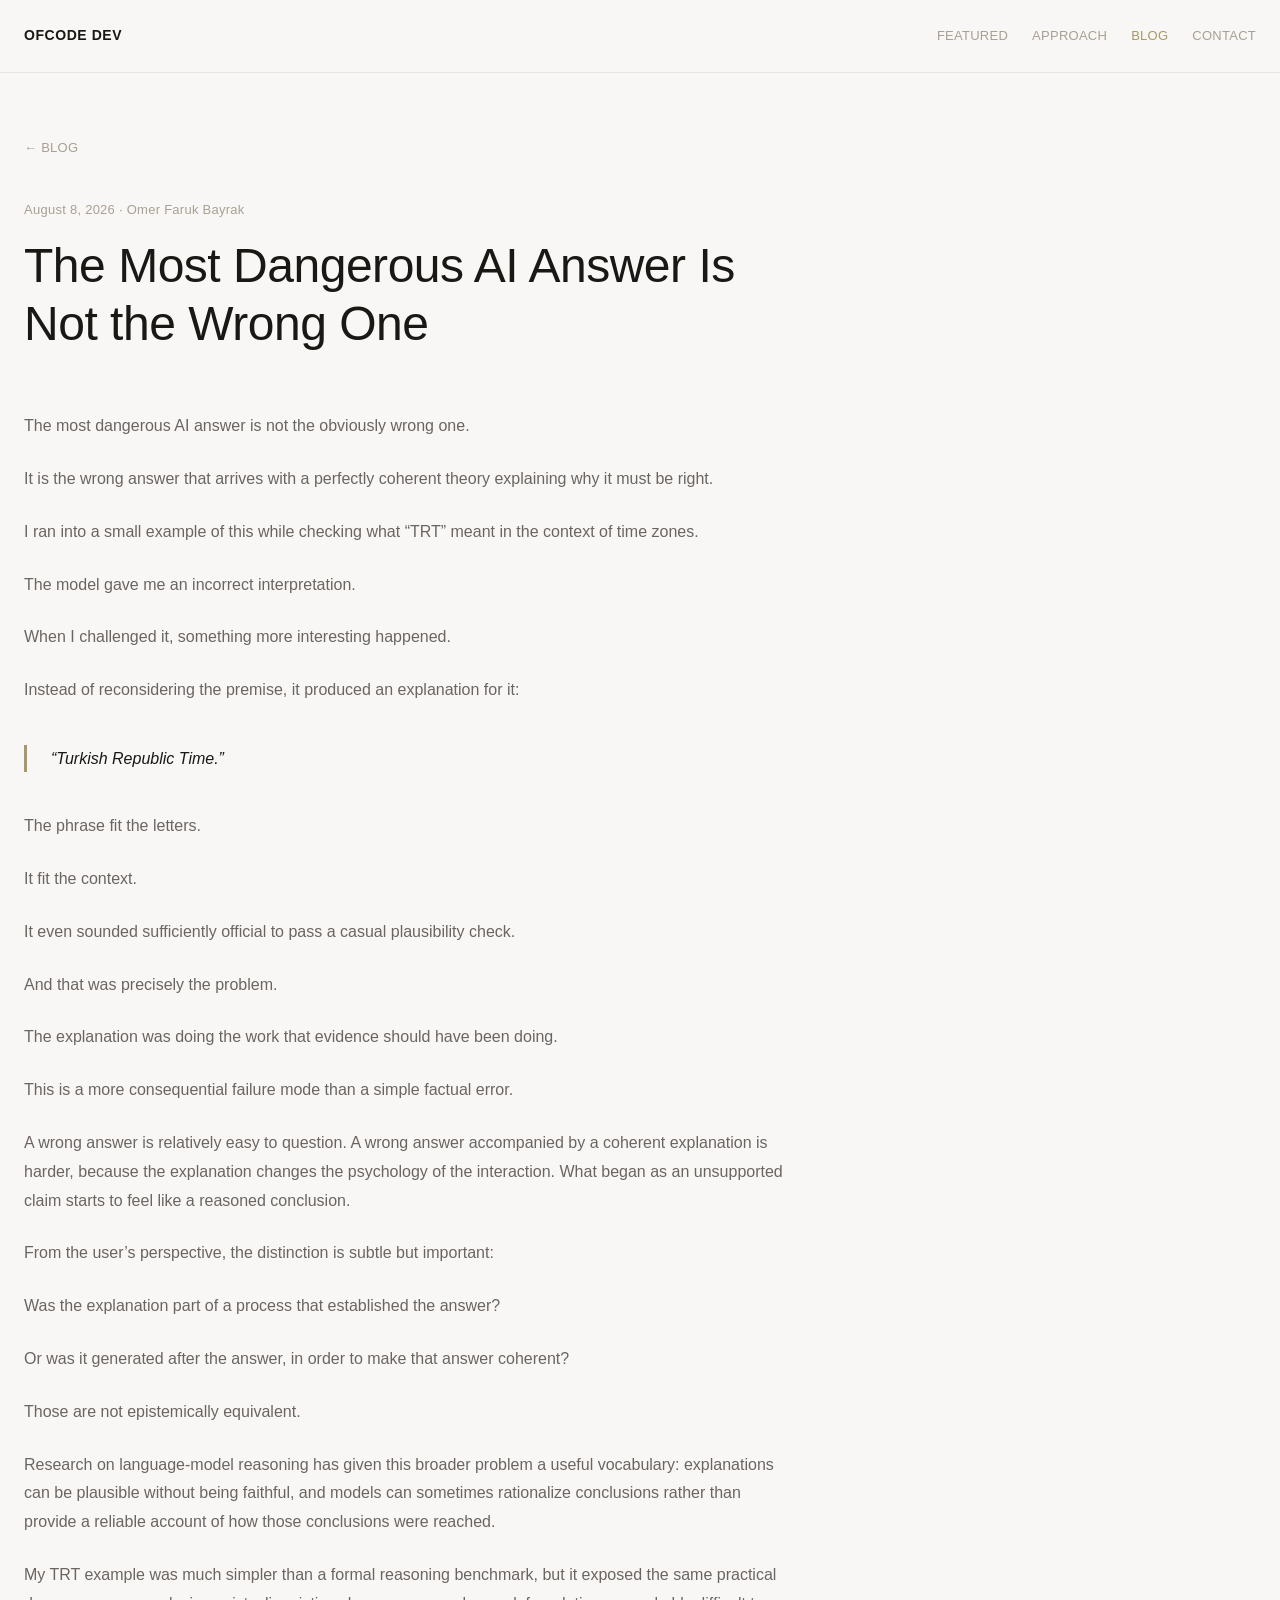
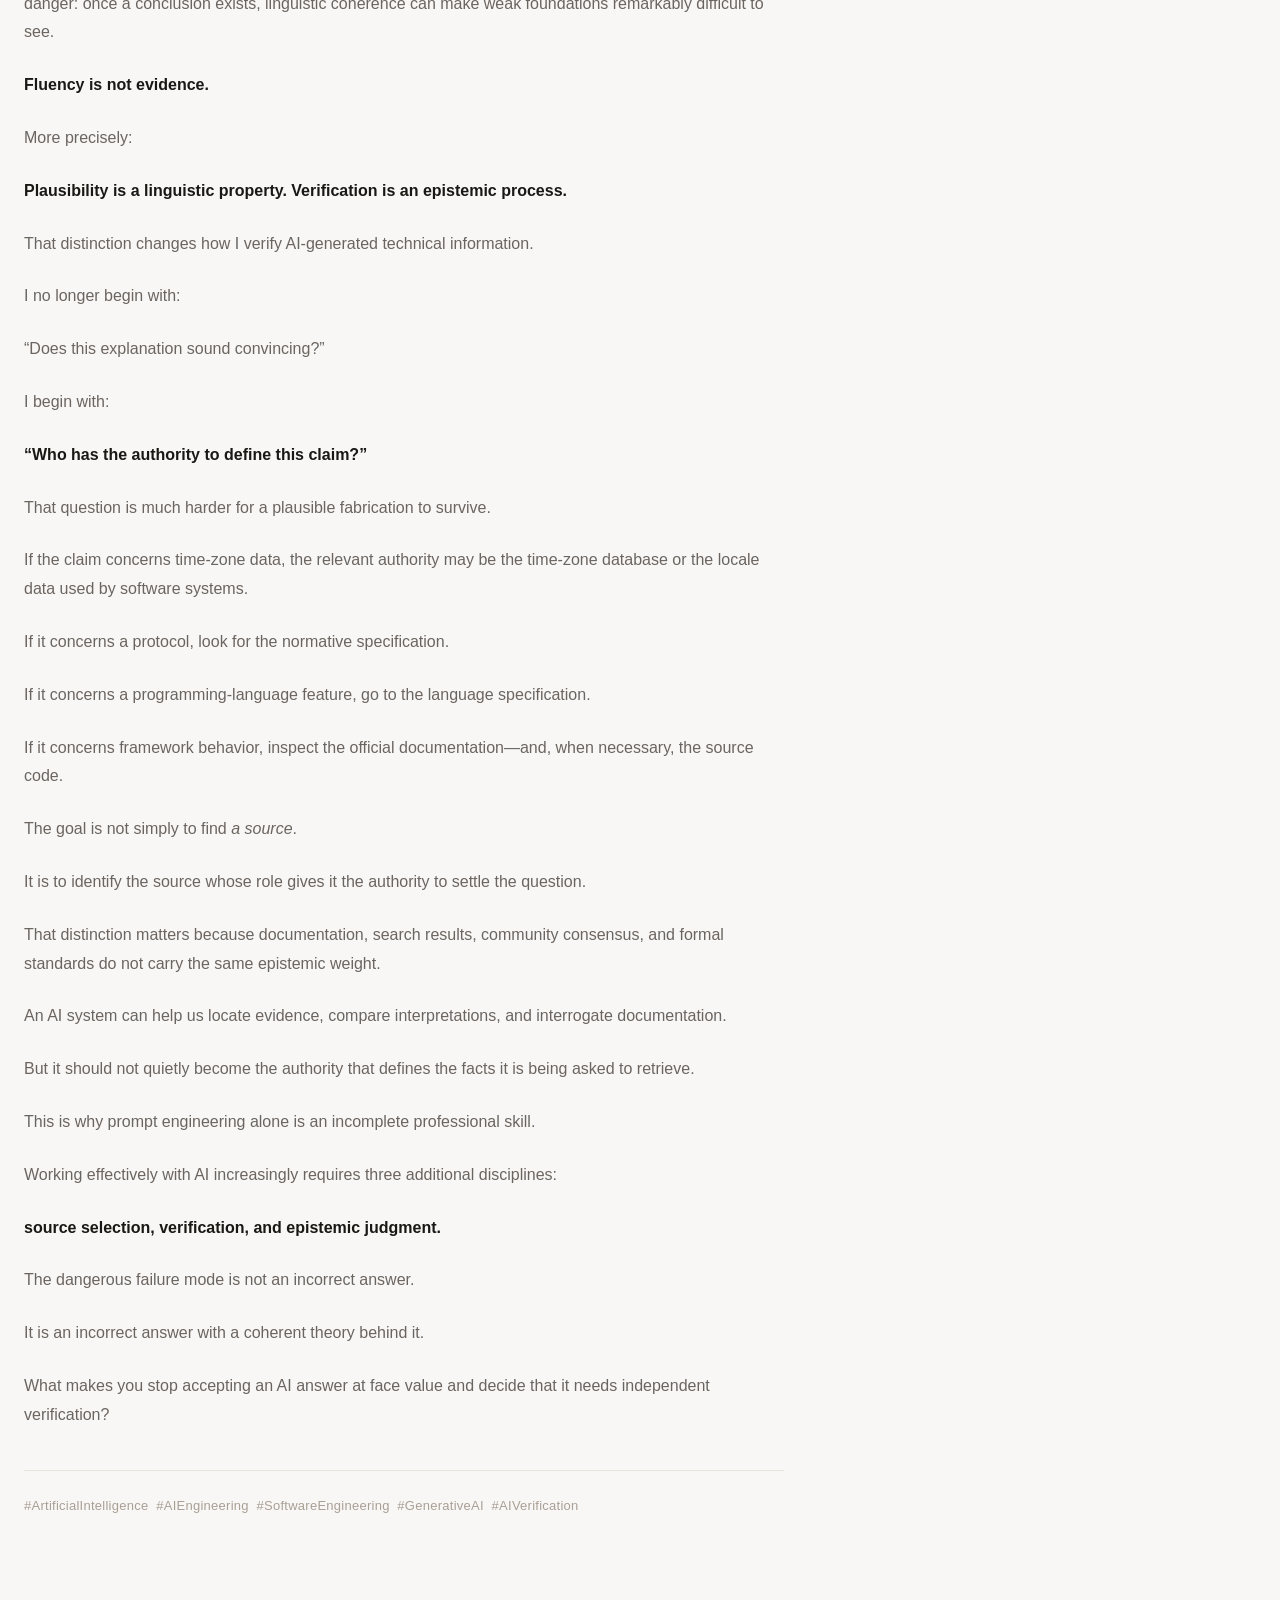
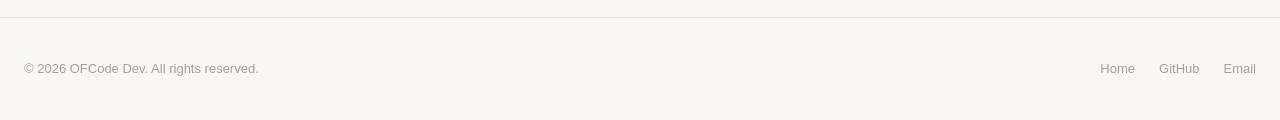
<file: blog/the-most-dangerous-ai-answer/index.html>
<!doctype html>
<html lang="en">
<head>
  <meta charset="utf-8" />
  <meta name="viewport" content="width=device-width, initial-scale=1" />
  <title>The Most Dangerous AI Answer Is Not the Wrong One | OFCode Dev</title>
  <meta
    name="description"
    content="A wrong answer is easy to question. A wrong answer with a coherent explanation behind it is not — a look at plausibility, verification, and the authority to define a claim, through a small time-zone example."
  />
  <link rel="stylesheet" href="/blog/blog.css" />
</head>

<body>
  <header>
    <div class="container">
      <nav class="nav">
        <div class="brand"><a href="/">OFCode Dev</a></div>
        <div class="nav-links">
          <a href="/#featured">Featured</a>
          <a href="/#approach">Approach</a>
          <a href="/blog/" aria-current="page">Blog</a>
          <a href="/#contact">Contact</a>
        </div>
      </nav>
    </div>
  </header>

  <main>
    <div class="container">
      <div class="article-header">
        <a class="back-link" href="/blog/">&larr; Blog</a>
        <div class="post-meta">August 8, 2026 &middot; Omer Faruk Bayrak</div>
        <h1>The Most Dangerous AI Answer Is Not the Wrong One</h1>
      </div>

      <article class="prose">
        <p>The most dangerous AI answer is not the obviously wrong one.</p>
        <p>It is the wrong answer that arrives with a perfectly coherent theory explaining why it must be right.</p>
        <p>I ran into a small example of this while checking what &ldquo;TRT&rdquo; meant in the context of time zones.</p>
        <p>The model gave me an incorrect interpretation.</p>
        <p>When I challenged it, something more interesting happened.</p>
        <p>Instead of reconsidering the premise, it produced an explanation for it:</p>
        <blockquote>&ldquo;Turkish Republic Time.&rdquo;</blockquote>
        <p>The phrase fit the letters.</p>
        <p>It fit the context.</p>
        <p>It even sounded sufficiently official to pass a casual plausibility check.</p>
        <p>And that was precisely the problem.</p>
        <p>The explanation was doing the work that evidence should have been doing.</p>
        <p>This is a more consequential failure mode than a simple factual error.</p>
        <p>A wrong answer is relatively easy to question. A wrong answer accompanied by a coherent explanation is harder, because the explanation changes the psychology of the interaction. What began as an unsupported claim starts to feel like a reasoned conclusion.</p>
        <p>From the user&rsquo;s perspective, the distinction is subtle but important:</p>
        <p>Was the explanation part of a process that established the answer?</p>
        <p>Or was it generated after the answer, in order to make that answer coherent?</p>
        <p>Those are not epistemically equivalent.</p>
        <p>Research on language-model reasoning has given this broader problem a useful vocabulary: explanations can be plausible without being faithful, and models can sometimes rationalize conclusions rather than provide a reliable account of how those conclusions were reached.</p>
        <p>My TRT example was much simpler than a formal reasoning benchmark, but it exposed the same practical danger: once a conclusion exists, linguistic coherence can make weak foundations remarkably difficult to see.</p>

        <p><strong>Fluency is not evidence.</strong></p>
        <p>More precisely:</p>
        <p><strong>Plausibility is a linguistic property. Verification is an epistemic process.</strong></p>

        <p>That distinction changes how I verify AI-generated technical information.</p>
        <p>I no longer begin with:</p>
        <p>&ldquo;Does this explanation sound convincing?&rdquo;</p>
        <p>I begin with:</p>
        <p><strong>&ldquo;Who has the authority to define this claim?&rdquo;</strong></p>
        <p>That question is much harder for a plausible fabrication to survive.</p>
        <p>If the claim concerns time-zone data, the relevant authority may be the time-zone database or the locale data used by software systems.</p>
        <p>If it concerns a protocol, look for the normative specification.</p>
        <p>If it concerns a programming-language feature, go to the language specification.</p>
        <p>If it concerns framework behavior, inspect the official documentation&mdash;and, when necessary, the source code.</p>
        <p>The goal is not simply to find <em>a source</em>.</p>
        <p>It is to identify the source whose role gives it the authority to settle the question.</p>
        <p>That distinction matters because documentation, search results, community consensus, and formal standards do not carry the same epistemic weight.</p>
        <p>An AI system can help us locate evidence, compare interpretations, and interrogate documentation.</p>
        <p>But it should not quietly become the authority that defines the facts it is being asked to retrieve.</p>
        <p>This is why prompt engineering alone is an incomplete professional skill.</p>
        <p>Working effectively with AI increasingly requires three additional disciplines:</p>
        <p><strong>source selection, verification, and epistemic judgment.</strong></p>
        <p>The dangerous failure mode is not an incorrect answer.</p>
        <p>It is an incorrect answer with a coherent theory behind it.</p>
        <p>What makes you stop accepting an AI answer at face value and decide that it needs independent verification?</p>
      </article>

      <div class="post-tags" style="max-width:760px;margin-top:40px;padding-top:24px;border-top:1px solid var(--border);font-size:13px;color:var(--text-tertiary);letter-spacing:0.02em;">
        #ArtificialIntelligence &nbsp;#AIEngineering &nbsp;#SoftwareEngineering &nbsp;#GenerativeAI &nbsp;#AIVerification
      </div>
    </div>
  </main>

  <footer>
    <div class="container">
      <div class="footer-content">
        <span>&copy; 2026 OFCode Dev. All rights reserved.</span>
        <div class="footer-links">
          <a href="/">Home</a>
          <a href="https://github.com/OFCode-dev" target="_blank" rel="noopener">GitHub</a>
          <a href="mailto:contact@ofcodedev.me">Email</a>
        </div>
      </div>
    </div>
  </footer>
</body>
</html>
</file>
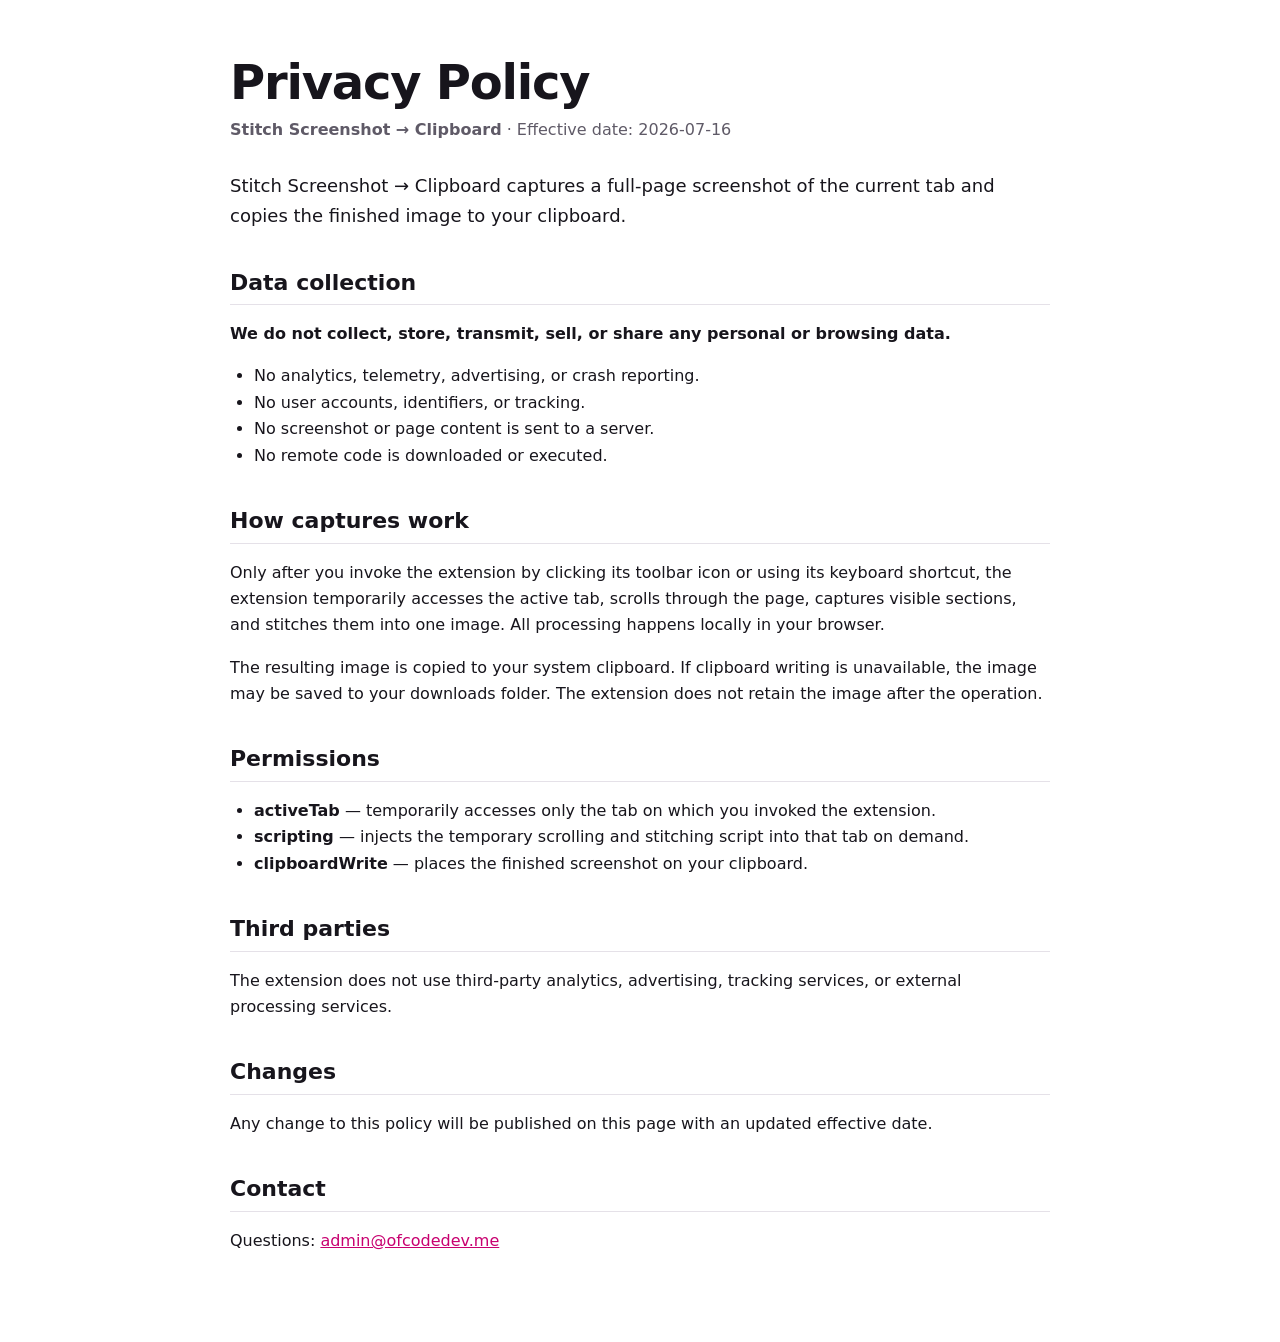
<file: stitch-screenshot-clipboard/privacy/index.html>
<!doctype html>
<html lang="en">
<head>
  <meta charset="utf-8">
  <meta name="viewport" content="width=device-width, initial-scale=1">
  <meta name="robots" content="index,follow">
  <meta name="description" content="Privacy Policy for Stitch Screenshot → Clipboard.">
  <title>Privacy Policy — Stitch Screenshot → Clipboard</title>
  <link rel="canonical" href="https://ofcodedev.me/stitch-screenshot-clipboard/privacy/">
  <style>
    :root {
      color-scheme: light dark;
      --bg: #ffffff;
      --text: #17151c;
      --muted: #5f5a67;
      --border: #e5e1e8;
      --accent: #c80070;
    }

    @media (prefers-color-scheme: dark) {
      :root {
        --bg: #111117;
        --text: #f6f5f8;
        --muted: #b7b1bd;
        --border: #302b35;
        --accent: #ff4daa;
      }
    }

    * { box-sizing: border-box; }

    body {
      margin: 0;
      background: var(--bg);
      color: var(--text);
      font-family: Inter, ui-sans-serif, system-ui, -apple-system, BlinkMacSystemFont, "Segoe UI", sans-serif;
      line-height: 1.65;
    }

    main {
      width: min(820px, calc(100% - 40px));
      margin: 0 auto;
      padding: 56px 0 72px;
    }

    h1 {
      margin: 0 0 8px;
      font-size: clamp(32px, 6vw, 48px);
      line-height: 1.1;
      letter-spacing: -0.025em;
    }

    h2 {
      margin: 38px 0 10px;
      padding-bottom: 8px;
      border-bottom: 1px solid var(--border);
      font-size: 22px;
      line-height: 1.25;
    }

    p, li { font-size: 16px; }
    ul { padding-left: 24px; }
    .meta { margin: 0 0 28px; color: var(--muted); }
    .lead { font-size: 18px; }
    strong { font-weight: 750; }
    a { color: var(--accent); }
  </style>
</head>
<body>
  <main>
    <h1>Privacy Policy</h1>
    <p class="meta"><strong>Stitch Screenshot → Clipboard</strong> · Effective date: 2026-07-16</p>

    <p class="lead">Stitch Screenshot → Clipboard captures a full-page screenshot of the current tab and copies the finished image to your clipboard.</p>

    <h2>Data collection</h2>
    <p><strong>We do not collect, store, transmit, sell, or share any personal or browsing data.</strong></p>
    <ul>
      <li>No analytics, telemetry, advertising, or crash reporting.</li>
      <li>No user accounts, identifiers, or tracking.</li>
      <li>No screenshot or page content is sent to a server.</li>
      <li>No remote code is downloaded or executed.</li>
    </ul>

    <h2>How captures work</h2>
    <p>Only after you invoke the extension by clicking its toolbar icon or using its keyboard shortcut, the extension temporarily accesses the active tab, scrolls through the page, captures visible sections, and stitches them into one image. All processing happens locally in your browser.</p>
    <p>The resulting image is copied to your system clipboard. If clipboard writing is unavailable, the image may be saved to your downloads folder. The extension does not retain the image after the operation.</p>

    <h2>Permissions</h2>
    <ul>
      <li><strong>activeTab</strong> — temporarily accesses only the tab on which you invoked the extension.</li>
      <li><strong>scripting</strong> — injects the temporary scrolling and stitching script into that tab on demand.</li>
      <li><strong>clipboardWrite</strong> — places the finished screenshot on your clipboard.</li>
    </ul>

    <h2>Third parties</h2>
    <p>The extension does not use third-party analytics, advertising, tracking services, or external processing services.</p>

    <h2>Changes</h2>
    <p>Any change to this policy will be published on this page with an updated effective date.</p>

    <h2>Contact</h2>
    <p>Questions: <a href="mailto:admin@ofcodedev.me">admin@ofcodedev.me</a></p>
  </main>
</body>
</html>
</file>
<file: blog/blog.css>
:root {
  --bg: #f9f7f5;
  --bg-elevated: #ffffff;
  --text: #1a1815;
  --text-secondary: #6b6561;
  --text-tertiary: #a89f95;
  --border: #e8e3dd;
  --accent: #a89968;
  --space-xs: 8px;
  --space-sm: 16px;
  --space-md: 24px;
  --space-lg: 40px;
  --space-xl: 60px;
  --space-xxl: 100px;
}

* {
  box-sizing: border-box;
}

html {
  scroll-behavior: smooth;
  -webkit-text-size-adjust: 100%;
  text-size-adjust: 100%;
}

body {
  margin: 0;
  min-height: 100vh;
  font-family: Inter, -apple-system, BlinkMacSystemFont, "Segoe UI", sans-serif;
  background-color: var(--bg);
  color: var(--text);
  line-height: 1.7;
  font-size: 16px;
  font-weight: 400;
}

a {
  color: inherit;
  text-decoration: none;
}

a:focus-visible {
  outline: 2px solid var(--accent);
  outline-offset: 3px;
}

h1, h2, h3, h4, p {
  margin: 0;
}

h1 {
  font-size: clamp(34px, 6vw, 48px);
  line-height: 1.2;
  font-weight: 500;
  letter-spacing: -0.01em;
  margin-bottom: var(--space-md);
}

h2 {
  font-size: clamp(22px, 3.5vw, 28px);
  line-height: 1.3;
  font-weight: 500;
  letter-spacing: -0.01em;
  margin-top: var(--space-xl);
  margin-bottom: var(--space-sm);
}

h3 {
  font-size: 18px;
  line-height: 1.4;
  font-weight: 600;
  letter-spacing: -0.005em;
  margin-top: var(--space-lg);
  margin-bottom: var(--space-xs);
}

p {
  margin-bottom: var(--space-md);
  color: var(--text-secondary);
  line-height: 1.8;
}

p:last-child {
  margin-bottom: 0;
}

.container {
  width: 100%;
  max-width: 1400px;
  margin: 0 auto;
  padding-left: var(--space-md);
  padding-right: var(--space-md);
}

header {
  position: sticky;
  top: 0;
  background-color: var(--bg);
  border-bottom: 1px solid var(--border);
  z-index: 50;
}

.nav {
  display: flex;
  align-items: center;
  justify-content: space-between;
  min-height: 64px;
  padding: var(--space-md) 0;
}

.brand {
  font-size: 14px;
  font-weight: 600;
  letter-spacing: 0.04em;
  text-transform: uppercase;
}

.nav-links {
  display: flex;
  gap: var(--space-md);
  font-size: 13px;
  font-weight: 500;
  letter-spacing: 0.02em;
  text-transform: uppercase;
}

.nav-links a {
  color: var(--text-tertiary);
  transition: color 200ms ease;
}

.nav-links a:hover,
.nav-links a[aria-current="page"] {
  color: var(--accent);
}

main {
  padding-top: var(--space-xl);
  padding-bottom: var(--space-xxl);
}

/* Blog index */
.blog-header {
  margin-bottom: var(--space-xl);
}

.blog-header .eyebrow {
  display: block;
  font-size: 13px;
  font-weight: 600;
  letter-spacing: 0.08em;
  text-transform: uppercase;
  color: var(--accent);
  margin-bottom: var(--space-sm);
}

.post-list {
  display: flex;
  flex-direction: column;
  gap: var(--space-lg);
  max-width: 760px;
}

.post-card {
  padding-bottom: var(--space-lg);
  border-bottom: 1px solid var(--border);
}

.post-card:last-child {
  border-bottom: none;
}

.post-card .post-meta {
  font-size: 13px;
  color: var(--text-tertiary);
  margin-bottom: var(--space-xs);
  letter-spacing: 0.02em;
}

.post-card h3 {
  margin-top: 0;
  font-size: 22px;
  font-weight: 500;
}

.post-card h3 a {
  transition: color 200ms ease;
}

.post-card h3 a:hover {
  color: var(--accent);
}

.post-card p {
  margin-bottom: 0;
}

/* Article */
.article-header {
  max-width: 760px;
  margin-bottom: var(--space-xl);
}

.article-header .post-meta {
  font-size: 13px;
  color: var(--text-tertiary);
  letter-spacing: 0.02em;
  margin-bottom: var(--space-sm);
}

.article-header .back-link {
  display: inline-block;
  font-size: 13px;
  font-weight: 500;
  letter-spacing: 0.02em;
  text-transform: uppercase;
  color: var(--text-tertiary);
  margin-bottom: var(--space-lg);
  transition: color 200ms ease;
}

.article-header .back-link:hover {
  color: var(--accent);
}

.prose {
  max-width: 760px;
}

.prose ul,
.prose ol {
  color: var(--text-secondary);
  line-height: 1.8;
  margin-bottom: var(--space-md);
  padding-left: 1.25em;
}

.prose li {
  margin-bottom: var(--space-xs);
}

.prose strong {
  color: var(--text);
  font-weight: 600;
}

.prose blockquote {
  margin: var(--space-lg) 0;
  padding-left: var(--space-md);
  border-left: 3px solid var(--accent);
  color: var(--text);
  font-style: italic;
}

footer {
  border-top: 1px solid var(--border);
  padding: var(--space-lg) 0;
}

.footer-content {
  display: flex;
  align-items: center;
  justify-content: space-between;
  flex-wrap: wrap;
  gap: var(--space-sm);
  font-size: 13px;
  color: var(--text-tertiary);
}

.footer-links {
  display: flex;
  gap: var(--space-md);
}

.footer-links a {
  color: var(--text-tertiary);
  transition: color 200ms ease;
}

.footer-links a:hover {
  color: var(--accent);
}

@media (max-width: 640px) {
  .nav-links {
    gap: var(--space-sm);
    font-size: 12px;
  }
}
</file>
